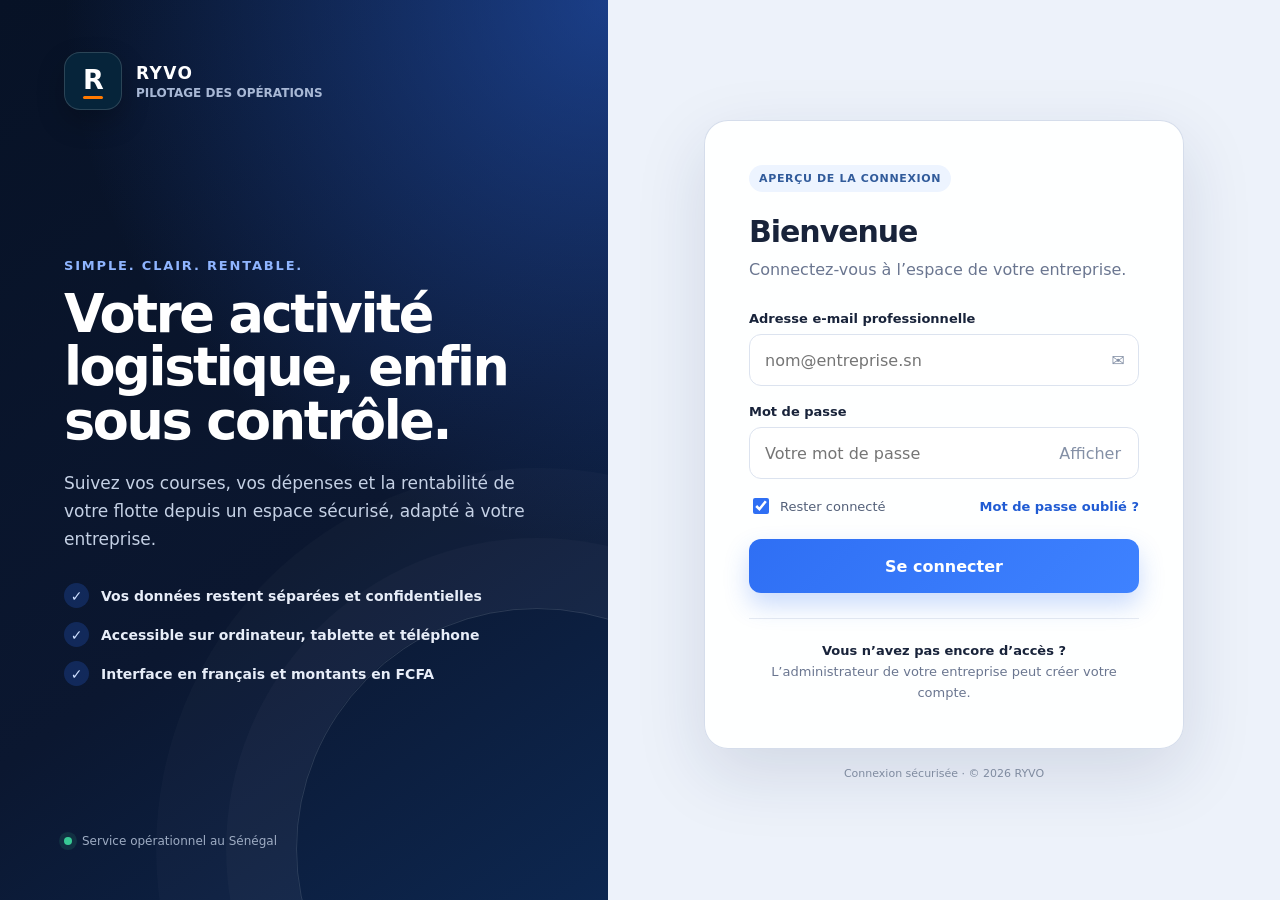
<file: connexion-preview.html>
<!doctype html>
<html lang="fr">
  <head>
    <meta charset="UTF-8" />
    <meta name="viewport" content="width=device-width, initial-scale=1.0" />
    <title>Connexion | RYVO</title>
    <style>
      :root {
        color-scheme: light;
        --navy: #0b1730;
        --navy-soft: #13264b;
        --blue: #2f6ff4;
        --blue-dark: #205bd3;
        --orange: #ff7a00;
        --ink: #18233a;
        --muted: #6a7690;
        --line: #dce3ef;
        --surface: #ffffff;
        --background: #edf2fa;
        --success: #0f8a61;
        font-family: Inter, ui-sans-serif, system-ui, -apple-system, BlinkMacSystemFont, "Segoe UI", sans-serif;
      }

      * { box-sizing: border-box; }

      body {
        min-height: 100vh;
        margin: 0;
        color: var(--ink);
        background:
          radial-gradient(circle at 6% 8%, rgba(47, 111, 244, .13), transparent 28rem),
          var(--background);
      }

      button, input { font: inherit; }

      .page {
        min-height: 100vh;
        display: grid;
        grid-template-columns: minmax(360px, .95fr) minmax(460px, 1.05fr);
      }

      .brand-panel {
        position: relative;
        overflow: hidden;
        display: flex;
        flex-direction: column;
        justify-content: space-between;
        min-height: 100vh;
        padding: 52px clamp(34px, 5vw, 78px);
        color: #fff;
        background:
          radial-gradient(circle at 100% 0%, rgba(47, 111, 244, .46), transparent 34rem),
          linear-gradient(145deg, #071226 0%, var(--navy) 58%, #0d2750 100%);
      }

      .brand-panel::after {
        content: "";
        position: absolute;
        right: -170px;
        bottom: -190px;
        width: 480px;
        height: 480px;
        border: 1px solid rgba(255,255,255,.13);
        border-radius: 50%;
        box-shadow: 0 0 0 70px rgba(255,255,255,.025), 0 0 0 140px rgba(255,255,255,.018);
      }

      .brand, .brand-copy, .trust { position: relative; z-index: 1; }

      .brand {
        display: inline-flex;
        align-items: center;
        gap: 14px;
        width: fit-content;
      }

      .logo-shell {
        width: 58px;
        height: 58px;
        display: grid;
        place-items: center;
        overflow: hidden;
        border: 1px solid rgba(255,255,255,.15);
        border-radius: 16px;
        background: #06243a;
        box-shadow: 0 12px 28px rgba(0,0,0,.22);
      }

      .logo-mark {
        color: #fff;
        font-size: 27px;
        font-weight: 900;
        letter-spacing: -.08em;
      }

      .logo-mark::after {
        content: "";
        display: block;
        width: 20px;
        height: 3px;
        margin: 1px auto 0;
        border-radius: 999px;
        background: var(--orange);
      }

      .brand-name { margin: 0; font-size: 17px; font-weight: 800; letter-spacing: .08em; }
      .brand-label { margin: 3px 0 0; color: #a8b8d5; font-size: 12px; font-weight: 650; }

      .brand-copy { max-width: 550px; margin: 70px 0; }
      .eyebrow { margin: 0 0 14px; color: #8fb5ff; font-size: 13px; font-weight: 800; letter-spacing: .14em; text-transform: uppercase; }
      .brand-copy h1 { margin: 0; font-size: clamp(36px, 4.1vw, 60px); line-height: 1.02; letter-spacing: -.045em; }
      .brand-copy > p:last-of-type { max-width: 500px; margin: 22px 0 0; color: #c5d1e5; font-size: 17px; line-height: 1.65; }

      .benefits { display: grid; gap: 14px; margin-top: 30px; }
      .benefit { display: flex; align-items: center; gap: 12px; color: #e7edf8; font-size: 14px; font-weight: 650; }
      .benefit span { width: 25px; height: 25px; display: grid; place-items: center; border-radius: 50%; color: #cfe0ff; background: rgba(47,111,244,.22); }

      .trust { display: flex; align-items: center; gap: 10px; color: #9eacc3; font-size: 12px; }
      .trust-dot { width: 8px; height: 8px; border-radius: 50%; background: #38c995; box-shadow: 0 0 0 5px rgba(56,201,149,.12); }

      .login-panel {
        display: grid;
        place-items: center;
        padding: 40px clamp(24px, 6vw, 86px);
      }

      .login-wrap { width: min(100%, 480px); }
      .mobile-brand { display: none; }

      .login-card {
        padding: clamp(28px, 4vw, 44px);
        border: 1px solid rgba(209,218,233,.9);
        border-radius: 24px;
        background: rgba(255,255,255,.94);
        box-shadow: 0 24px 70px rgba(20, 42, 82, .13);
        backdrop-filter: blur(14px);
      }

      .preview-badge {
        display: inline-flex;
        align-items: center;
        gap: 7px;
        margin-bottom: 22px;
        padding: 7px 10px;
        border-radius: 999px;
        color: #315b9b;
        background: #edf4ff;
        font-size: 11px;
        font-weight: 800;
        letter-spacing: .06em;
        text-transform: uppercase;
      }

      .login-card h2 { margin: 0; font-size: 30px; letter-spacing: -.035em; }
      .intro { margin: 9px 0 28px; color: var(--muted); line-height: 1.55; }
      .field { margin-bottom: 18px; }
      .field label { display: block; margin-bottom: 8px; font-size: 13px; font-weight: 760; }

      .input-wrap { position: relative; }
      .input-wrap input {
        width: 100%;
        height: 52px;
        padding: 0 46px 0 15px;
        border: 1px solid var(--line);
        border-radius: 12px;
        outline: none;
        color: var(--ink);
        background: #fff;
        transition: border-color .18s ease, box-shadow .18s ease;
      }

      .input-wrap input:focus { border-color: var(--blue); box-shadow: 0 0 0 4px rgba(47,111,244,.12); }
      .input-icon, .password-toggle { position: absolute; right: 14px; top: 50%; transform: translateY(-50%); color: #8490a6; }
      .password-toggle { border: 0; padding: 4px; cursor: pointer; background: transparent; }

      .form-row { display: flex; align-items: center; justify-content: space-between; gap: 16px; margin: -2px 0 22px; font-size: 13px; }
      .remember { display: inline-flex; align-items: center; gap: 8px; color: #536079; }
      .remember input { width: 16px; height: 16px; accent-color: var(--blue); }
      a { color: var(--blue-dark); font-weight: 750; text-decoration: none; }
      a:hover { text-decoration: underline; }

      .primary {
        width: 100%;
        height: 54px;
        border: 0;
        border-radius: 12px;
        cursor: pointer;
        color: #fff;
        background: linear-gradient(135deg, var(--blue), #3e82ff);
        box-shadow: 0 12px 24px rgba(47,111,244,.25);
        font-weight: 800;
        transition: transform .16s ease, box-shadow .16s ease;
      }

      .primary:hover { transform: translateY(-1px); box-shadow: 0 15px 30px rgba(47,111,244,.31); }
      .primary:active { transform: translateY(0); }

      .help { margin: 25px 0 0; padding-top: 22px; border-top: 1px solid #e7ebf2; color: var(--muted); font-size: 13px; text-align: center; line-height: 1.6; }
      .help strong { color: var(--ink); }

      .message { display: none; margin-top: 16px; padding: 12px 14px; border-radius: 10px; color: var(--success); background: #eaf8f2; font-size: 13px; font-weight: 700; }
      .message.show { display: block; }

      .legal { margin: 18px 0 0; color: #8792a5; font-size: 11px; text-align: center; }

      @media (max-width: 900px) {
        .page { grid-template-columns: 1fr; }
        .brand-panel { display: none; }
        .login-panel { min-height: 100vh; padding: 24px 18px; }
        .mobile-brand { display: flex; align-items: center; justify-content: center; gap: 11px; margin-bottom: 22px; color: var(--navy); font-weight: 850; letter-spacing: .04em; }
        .mobile-brand .logo-shell { width: 46px; height: 46px; border-color: #d6dfed; }
        .login-card { padding: 28px 22px; border-radius: 20px; }
      }

      @media (max-width: 440px) {
        .form-row { align-items: flex-start; flex-direction: column; gap: 11px; }
        .login-card h2 { font-size: 27px; }
      }
    </style>
  </head>
  <body>
    <div class="page">
      <aside class="brand-panel" aria-label="Présentation RYVO">
        <div class="brand">
          <div class="logo-shell">
            <span class="logo-mark" aria-hidden="true">R</span>
          </div>
          <div>
            <p class="brand-name">RYVO</p>
            <p class="brand-label">PILOTAGE DES OPÉRATIONS</p>
          </div>
        </div>

        <div class="brand-copy">
          <p class="eyebrow">Simple. Clair. Rentable.</p>
          <h1>Votre activité logistique, enfin sous contrôle.</h1>
          <p>Suivez vos courses, vos dépenses et la rentabilité de votre flotte depuis un espace sécurisé, adapté à votre entreprise.</p>
          <div class="benefits">
            <div class="benefit"><span>✓</span> Vos données restent séparées et confidentielles</div>
            <div class="benefit"><span>✓</span> Accessible sur ordinateur, tablette et téléphone</div>
            <div class="benefit"><span>✓</span> Interface en français et montants en FCFA</div>
          </div>
        </div>

        <div class="trust"><span class="trust-dot"></span> Service opérationnel au Sénégal</div>
      </aside>

      <main class="login-panel">
        <div class="login-wrap">
          <div class="mobile-brand">
            <div class="logo-shell">
              <span class="logo-mark" aria-hidden="true">R</span>
            </div>
            RYVO
          </div>

          <section class="login-card" aria-labelledby="login-title">
            <span class="preview-badge">Aperçu de la connexion</span>
            <h2 id="login-title">Bienvenue</h2>
            <p class="intro">Connectez-vous à l’espace de votre entreprise.</p>

            <form id="preview-form">
              <div class="field">
                <label for="email">Adresse e-mail professionnelle</label>
                <div class="input-wrap">
                  <input id="email" name="email" type="email" autocomplete="email" placeholder="nom@entreprise.sn" required />
                  <span class="input-icon" aria-hidden="true">✉</span>
                </div>
              </div>

              <div class="field">
                <label for="password">Mot de passe</label>
                <div class="input-wrap">
                  <input id="password" name="password" type="password" autocomplete="current-password" placeholder="Votre mot de passe" minlength="8" required />
                  <button class="password-toggle" id="password-toggle" type="button" aria-label="Afficher le mot de passe">Afficher</button>
                </div>
              </div>

              <div class="form-row">
                <label class="remember"><input type="checkbox" checked /> Rester connecté</label>
                <a href="#" id="forgot-link">Mot de passe oublié ?</a>
              </div>

              <button class="primary" type="submit">Se connecter</button>
              <div class="message" id="preview-message" role="status"></div>
            </form>

            <p class="help"><strong>Vous n’avez pas encore d’accès ?</strong><br />L’administrateur de votre entreprise peut créer votre compte.</p>
          </section>
          <p class="legal">Connexion sécurisée · © 2026 RYVO</p>
        </div>
      </main>
    </div>

    <script>
      const form = document.querySelector('#preview-form');
      const password = document.querySelector('#password');
      const toggle = document.querySelector('#password-toggle');
      const forgot = document.querySelector('#forgot-link');
      const message = document.querySelector('#preview-message');

      toggle.addEventListener('click', () => {
        const visible = password.type === 'text';
        password.type = visible ? 'password' : 'text';
        toggle.textContent = visible ? 'Afficher' : 'Masquer';
        toggle.setAttribute('aria-label', visible ? 'Afficher le mot de passe' : 'Masquer le mot de passe');
      });

      form.addEventListener('submit', (event) => {
        event.preventDefault();
        message.textContent = 'Aperçu uniquement : aucune connexion réelle n’a été effectuée.';
        message.classList.add('show');
      });

      forgot.addEventListener('click', (event) => {
        event.preventDefault();
        message.textContent = 'Dans la version finale, un lien sécurisé sera envoyé par e-mail.';
        message.classList.add('show');
      });
    </script>
  </body>
</html>
</file>
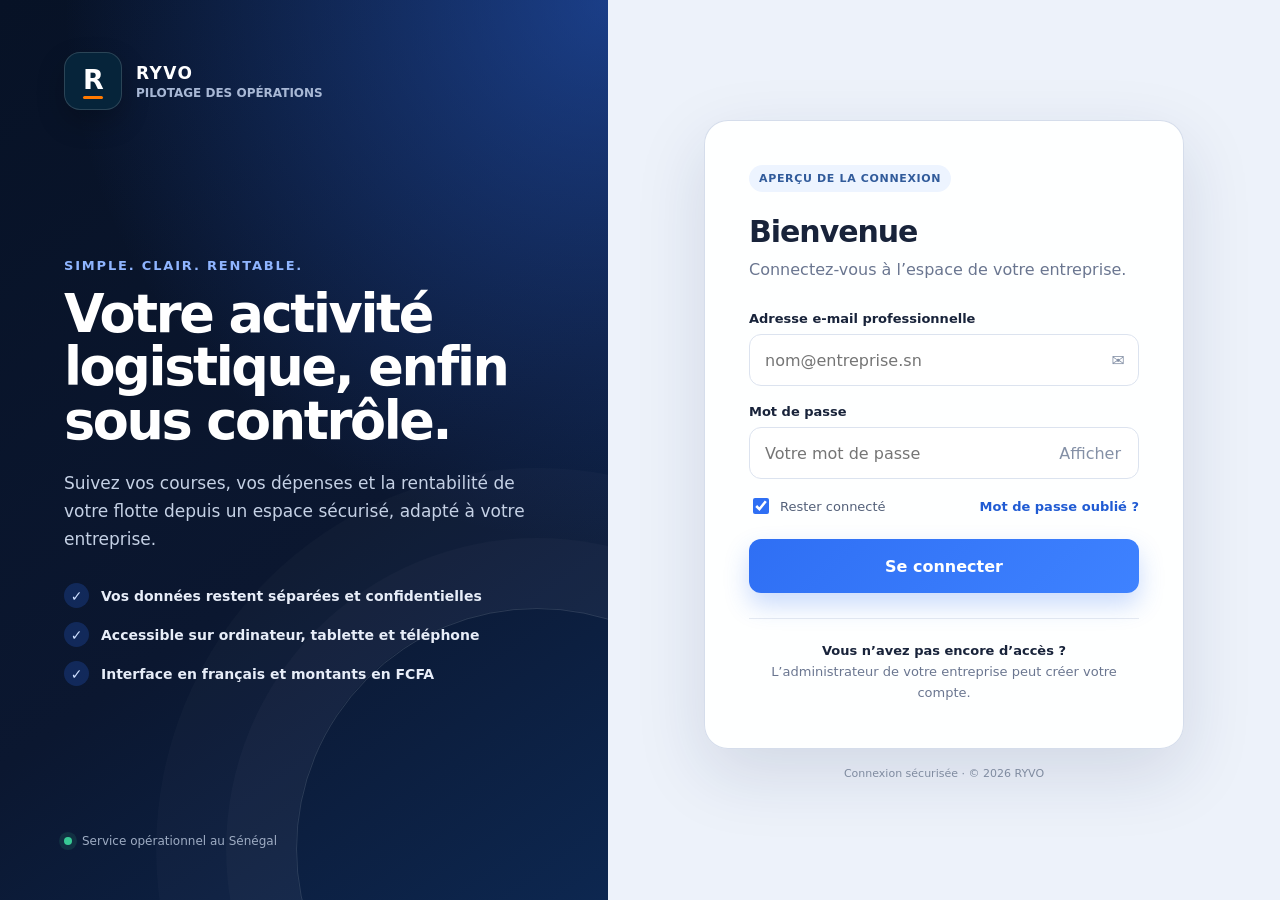
<file: ryvo-connexion-preview.html>
<!doctype html>
<html lang="fr">
  <head>
    <meta charset="UTF-8" />
    <meta name="viewport" content="width=device-width, initial-scale=1.0" />
    <title>RYVO | Connexion entreprise</title>
    <style>
      :root {
        color-scheme: light;
        --navy: #0b1730;
        --navy-soft: #13264b;
        --blue: #2f6ff4;
        --blue-dark: #205bd3;
        --orange: #ff7a00;
        --ink: #18233a;
        --muted: #6a7690;
        --line: #dce3ef;
        --surface: #ffffff;
        --background: #edf2fa;
        --success: #0f8a61;
        font-family: Inter, ui-sans-serif, system-ui, -apple-system, BlinkMacSystemFont, "Segoe UI", sans-serif;
      }

      * { box-sizing: border-box; }

      body {
        min-height: 100vh;
        margin: 0;
        color: var(--ink);
        background:
          radial-gradient(circle at 6% 8%, rgba(47, 111, 244, .13), transparent 28rem),
          var(--background);
      }

      button, input { font: inherit; }

      .page {
        min-height: 100vh;
        display: grid;
        grid-template-columns: minmax(360px, .95fr) minmax(460px, 1.05fr);
      }

      .brand-panel {
        position: relative;
        overflow: hidden;
        display: flex;
        flex-direction: column;
        justify-content: space-between;
        min-height: 100vh;
        padding: 52px clamp(34px, 5vw, 78px);
        color: #fff;
        background:
          radial-gradient(circle at 100% 0%, rgba(47, 111, 244, .46), transparent 34rem),
          linear-gradient(145deg, #071226 0%, var(--navy) 58%, #0d2750 100%);
      }

      .brand-panel::after {
        content: "";
        position: absolute;
        right: -170px;
        bottom: -190px;
        width: 480px;
        height: 480px;
        border: 1px solid rgba(255,255,255,.13);
        border-radius: 50%;
        box-shadow: 0 0 0 70px rgba(255,255,255,.025), 0 0 0 140px rgba(255,255,255,.018);
      }

      .brand, .brand-copy, .trust { position: relative; z-index: 1; }

      .brand {
        display: inline-flex;
        align-items: center;
        gap: 14px;
        width: fit-content;
      }

      .logo-shell {
        width: 58px;
        height: 58px;
        display: grid;
        place-items: center;
        overflow: hidden;
        border: 1px solid rgba(255,255,255,.15);
        border-radius: 16px;
        background: #06243a;
        box-shadow: 0 12px 28px rgba(0,0,0,.22);
      }

      .logo-mark {
        color: #fff;
        font-size: 27px;
        font-weight: 900;
        letter-spacing: -.08em;
      }

      .logo-mark::after {
        content: "";
        display: block;
        width: 20px;
        height: 3px;
        margin: 1px auto 0;
        border-radius: 999px;
        background: var(--orange);
      }

      .brand-name { margin: 0; font-size: 17px; font-weight: 800; letter-spacing: .08em; }
      .brand-label { margin: 3px 0 0; color: #a8b8d5; font-size: 12px; font-weight: 650; }

      .brand-copy { max-width: 550px; margin: 70px 0; }
      .eyebrow { margin: 0 0 14px; color: #8fb5ff; font-size: 13px; font-weight: 800; letter-spacing: .14em; text-transform: uppercase; }
      .brand-copy h1 { margin: 0; font-size: clamp(36px, 4.1vw, 60px); line-height: 1.02; letter-spacing: -.045em; }
      .brand-copy > p:last-of-type { max-width: 500px; margin: 22px 0 0; color: #c5d1e5; font-size: 17px; line-height: 1.65; }

      .benefits { display: grid; gap: 14px; margin-top: 30px; }
      .benefit { display: flex; align-items: center; gap: 12px; color: #e7edf8; font-size: 14px; font-weight: 650; }
      .benefit span { width: 25px; height: 25px; display: grid; place-items: center; border-radius: 50%; color: #cfe0ff; background: rgba(47,111,244,.22); }

      .trust { display: flex; align-items: center; gap: 10px; color: #9eacc3; font-size: 12px; }
      .trust-dot { width: 8px; height: 8px; border-radius: 50%; background: #38c995; box-shadow: 0 0 0 5px rgba(56,201,149,.12); }

      .login-panel {
        display: grid;
        place-items: center;
        padding: 40px clamp(24px, 6vw, 86px);
      }

      .login-wrap { width: min(100%, 480px); }
      .mobile-brand { display: none; }

      .login-card {
        padding: clamp(28px, 4vw, 44px);
        border: 1px solid rgba(209,218,233,.9);
        border-radius: 24px;
        background: rgba(255,255,255,.94);
        box-shadow: 0 24px 70px rgba(20, 42, 82, .13);
        backdrop-filter: blur(14px);
      }

      .preview-badge {
        display: inline-flex;
        align-items: center;
        gap: 7px;
        margin-bottom: 22px;
        padding: 7px 10px;
        border-radius: 999px;
        color: #315b9b;
        background: #edf4ff;
        font-size: 11px;
        font-weight: 800;
        letter-spacing: .06em;
        text-transform: uppercase;
      }

      .login-card h2 { margin: 0; font-size: 30px; letter-spacing: -.035em; }
      .intro { margin: 9px 0 28px; color: var(--muted); line-height: 1.55; }
      .field { margin-bottom: 18px; }
      .field label { display: block; margin-bottom: 8px; font-size: 13px; font-weight: 760; }

      .input-wrap { position: relative; }
      .input-wrap input {
        width: 100%;
        height: 52px;
        padding: 0 46px 0 15px;
        border: 1px solid var(--line);
        border-radius: 12px;
        outline: none;
        color: var(--ink);
        background: #fff;
        transition: border-color .18s ease, box-shadow .18s ease;
      }

      .input-wrap input:focus { border-color: var(--blue); box-shadow: 0 0 0 4px rgba(47,111,244,.12); }
      .input-icon, .password-toggle { position: absolute; right: 14px; top: 50%; transform: translateY(-50%); color: #8490a6; }
      .password-toggle { border: 0; padding: 4px; cursor: pointer; background: transparent; }

      .form-row { display: flex; align-items: center; justify-content: space-between; gap: 16px; margin: -2px 0 22px; font-size: 13px; }
      .remember { display: inline-flex; align-items: center; gap: 8px; color: #536079; }
      .remember input { width: 16px; height: 16px; accent-color: var(--blue); }
      a { color: var(--blue-dark); font-weight: 750; text-decoration: none; }
      a:hover { text-decoration: underline; }

      .primary {
        width: 100%;
        height: 54px;
        border: 0;
        border-radius: 12px;
        cursor: pointer;
        color: #fff;
        background: linear-gradient(135deg, var(--blue), #3e82ff);
        box-shadow: 0 12px 24px rgba(47,111,244,.25);
        font-weight: 800;
        transition: transform .16s ease, box-shadow .16s ease;
      }

      .primary:hover { transform: translateY(-1px); box-shadow: 0 15px 30px rgba(47,111,244,.31); }
      .primary:active { transform: translateY(0); }

      .help { margin: 25px 0 0; padding-top: 22px; border-top: 1px solid #e7ebf2; color: var(--muted); font-size: 13px; text-align: center; line-height: 1.6; }
      .help strong { color: var(--ink); }

      .message { display: none; margin-top: 16px; padding: 12px 14px; border-radius: 10px; color: var(--success); background: #eaf8f2; font-size: 13px; font-weight: 700; }
      .message.show { display: block; }

      .legal { margin: 18px 0 0; color: #8792a5; font-size: 11px; text-align: center; }

      @media (max-width: 900px) {
        .page { grid-template-columns: 1fr; }
        .brand-panel { display: none; }
        .login-panel { min-height: 100vh; padding: 24px 18px; }
        .mobile-brand { display: flex; align-items: center; justify-content: center; gap: 11px; margin-bottom: 22px; color: var(--navy); font-weight: 850; letter-spacing: .04em; }
        .mobile-brand .logo-shell { width: 46px; height: 46px; border-color: #d6dfed; }
        .login-card { padding: 28px 22px; border-radius: 20px; }
      }

      @media (max-width: 440px) {
        .form-row { align-items: flex-start; flex-direction: column; gap: 11px; }
        .login-card h2 { font-size: 27px; }
      }
    </style>
  </head>
  <body>
    <div class="page">
      <aside class="brand-panel" aria-label="Présentation RYVO">
        <div class="brand">
          <div class="logo-shell">
            <span class="logo-mark" aria-hidden="true">R</span>
          </div>
          <div>
            <p class="brand-name">RYVO</p>
            <p class="brand-label">PILOTAGE DES OPÉRATIONS</p>
          </div>
        </div>

        <div class="brand-copy">
          <p class="eyebrow">Simple. Clair. Rentable.</p>
          <h1>Votre activité logistique, enfin sous contrôle.</h1>
          <p>Suivez vos courses, vos dépenses et la rentabilité de votre flotte depuis un espace sécurisé, adapté à votre entreprise.</p>
          <div class="benefits">
            <div class="benefit"><span>✓</span> Vos données restent séparées et confidentielles</div>
            <div class="benefit"><span>✓</span> Accessible sur ordinateur, tablette et téléphone</div>
            <div class="benefit"><span>✓</span> Interface en français et montants en FCFA</div>
          </div>
        </div>

        <div class="trust"><span class="trust-dot"></span> Service opérationnel au Sénégal</div>
      </aside>

      <main class="login-panel">
        <div class="login-wrap">
          <div class="mobile-brand">
            <div class="logo-shell">
              <span class="logo-mark" aria-hidden="true">R</span>
            </div>
            RYVO
          </div>

          <section class="login-card" aria-labelledby="login-title">
            <span class="preview-badge">Aperçu de la connexion</span>
            <h2 id="login-title">Bienvenue</h2>
            <p class="intro">Connectez-vous à l’espace de votre entreprise.</p>

            <form id="preview-form">
              <div class="field">
                <label for="email">Adresse e-mail professionnelle</label>
                <div class="input-wrap">
                  <input id="email" name="email" type="email" autocomplete="email" placeholder="nom@entreprise.sn" required />
                  <span class="input-icon" aria-hidden="true">✉</span>
                </div>
              </div>

              <div class="field">
                <label for="password">Mot de passe</label>
                <div class="input-wrap">
                  <input id="password" name="password" type="password" autocomplete="current-password" placeholder="Votre mot de passe" minlength="8" required />
                  <button class="password-toggle" id="password-toggle" type="button" aria-label="Afficher le mot de passe">Afficher</button>
                </div>
              </div>

              <div class="form-row">
                <label class="remember"><input type="checkbox" checked /> Rester connecté</label>
                <a href="#" id="forgot-link">Mot de passe oublié ?</a>
              </div>

              <button class="primary" type="submit">Se connecter</button>
              <div class="message" id="preview-message" role="status"></div>
            </form>

            <p class="help"><strong>Vous n’avez pas encore d’accès ?</strong><br />L’administrateur de votre entreprise peut créer votre compte.</p>
          </section>
          <p class="legal">Connexion sécurisée · © 2026 RYVO</p>
        </div>
      </main>
    </div>

    <script>
      const form = document.querySelector('#preview-form');
      const password = document.querySelector('#password');
      const toggle = document.querySelector('#password-toggle');
      const forgot = document.querySelector('#forgot-link');
      const message = document.querySelector('#preview-message');

      toggle.addEventListener('click', () => {
        const visible = password.type === 'text';
        password.type = visible ? 'password' : 'text';
        toggle.textContent = visible ? 'Afficher' : 'Masquer';
        toggle.setAttribute('aria-label', visible ? 'Afficher le mot de passe' : 'Masquer le mot de passe');
      });

      form.addEventListener('submit', (event) => {
        event.preventDefault();
        message.textContent = 'Aperçu uniquement : aucune connexion réelle n’a été effectuée.';
        message.classList.add('show');
      });

      forgot.addEventListener('click', (event) => {
        event.preventDefault();
        message.textContent = 'Dans la version finale, un lien sécurisé sera envoyé par e-mail.';
        message.classList.add('show');
      });
    </script>
  </body>
</html>
</file>
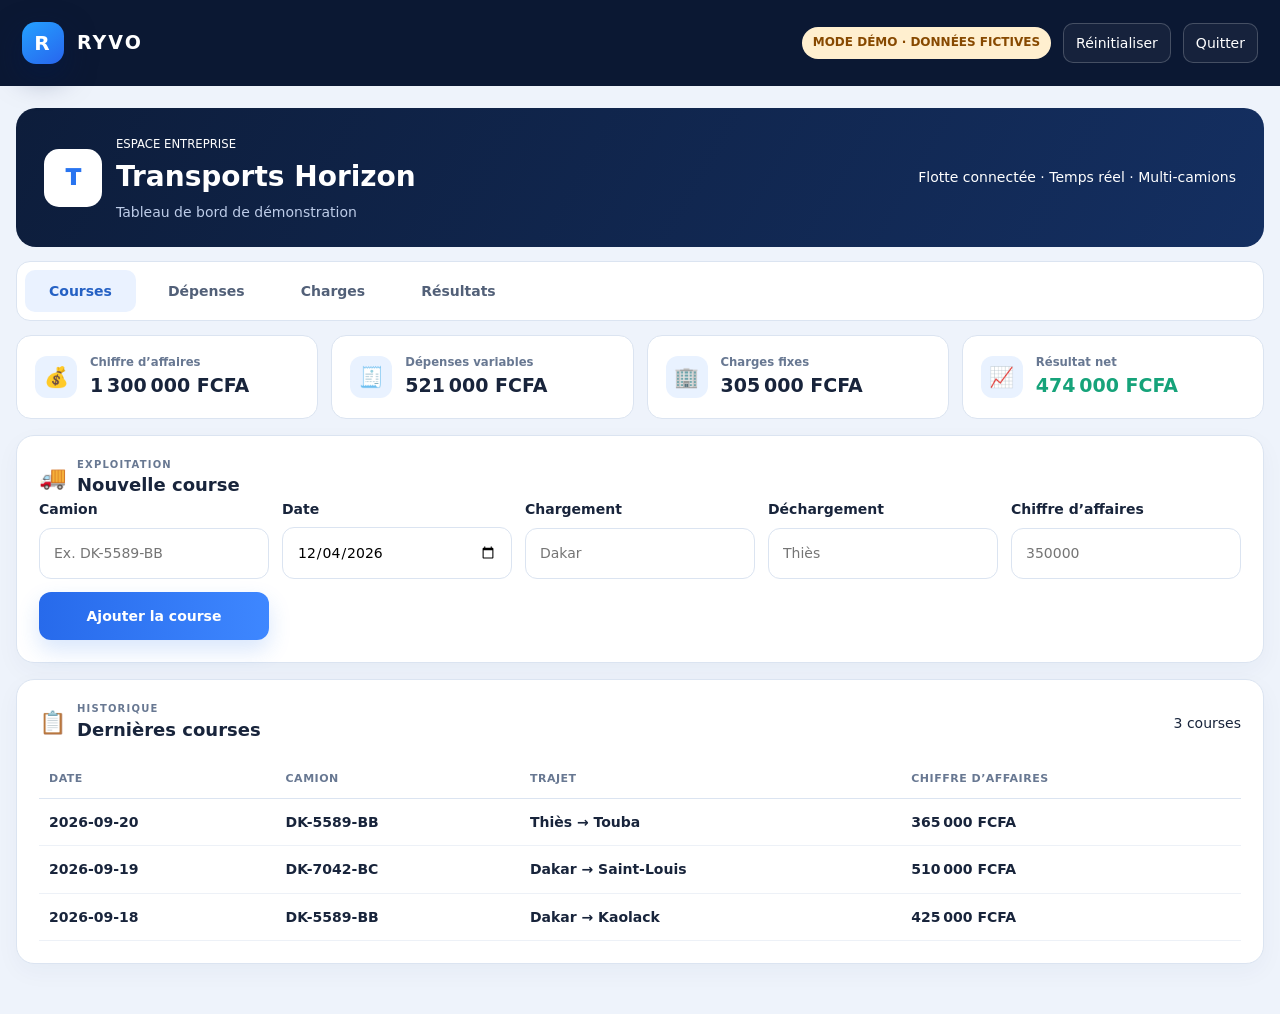
<file: ryvo-demo-acces-direct.html>
<!doctype html>
<html lang="fr">
<head>
  <meta charset="utf-8">
  <meta name="viewport" content="width=device-width,initial-scale=1">
  <title>RYVO — Démonstration</title>
  <style>
    :root{--navy:#0b1833;--navy2:#102a59;--blue:#2874f0;--pale:#edf3fc;--ink:#18243b;--muted:#687892;--line:#dbe4f1;--green:#16a37a;--orange:#ff8a18;--white:#fff}
    *{box-sizing:border-box}body{margin:0;background:#eef3fb;color:var(--ink);font:14px/1.45 Inter,ui-sans-serif,system-ui,-apple-system,Segoe UI,sans-serif}
    button,input,select{font:inherit}.hidden{display:none!important}
    .login{min-height:100vh;display:grid;grid-template-columns:1.05fr .95fr;background:#f5f8fd}
    .hero{padding:54px 8vw;color:white;background:linear-gradient(145deg,#07142d,#143a78);display:flex;flex-direction:column;justify-content:space-between;position:relative;overflow:hidden}
    .hero:after{content:"";position:absolute;width:520px;height:520px;border:1px solid #ffffff20;border-radius:50%;right:-240px;bottom:-260px;box-shadow:0 0 0 80px #ffffff08}
    .brand{display:flex;align-items:center;gap:13px;font-weight:900;letter-spacing:2px;font-size:19px}.brandmark{display:grid;place-items:center;width:48px;height:48px;border-radius:14px;background:linear-gradient(145deg,#24a1ff,#2865ee);color:#fff;font-size:24px;box-shadow:0 12px 30px #001a4c80}
    .hero h1{font-size:clamp(40px,5vw,68px);line-height:1.02;margin:22px 0}.eyebrow{color:#8ab6ff;font-weight:800;letter-spacing:2px;text-transform:uppercase}.hero p{font-size:18px;max-width:650px;color:#dbe8ff}
    .checks{display:grid;gap:12px;margin-top:30px}.check:before{content:"✓";display:inline-grid;place-items:center;width:24px;height:24px;border-radius:50%;background:#1f5ba9;margin-right:10px}
    .status{position:relative;z-index:1;color:#b9cbea}.status:before{content:"";display:inline-block;width:9px;height:9px;border-radius:50%;background:#39d2a7;box-shadow:0 0 0 5px #39d2a720;margin-right:9px}
    .login-side{display:grid;place-items:center;padding:35px}.login-card{width:min(455px,100%);background:#fff;border:1px solid var(--line);border-radius:24px;padding:42px;box-shadow:0 26px 70px #12315e1c}.pill{display:inline-block;padding:7px 12px;border-radius:99px;background:#eaf2ff;color:#265ca8;font-size:11px;font-weight:900;letter-spacing:.8px}.login-card h2{font-size:32px;margin:24px 0 5px}.login-card p{color:var(--muted);margin:0 0 28px}.field{display:grid;gap:8px;margin:16px 0}.field label{font-weight:750}.field input,.field select{width:100%;border:1px solid var(--line);border-radius:12px;padding:14px;background:white;outline:none}.field input:focus,.field select:focus{border-color:var(--blue);box-shadow:0 0 0 3px #2874f019}
    .primary{border:0;border-radius:12px;padding:14px 18px;background:linear-gradient(90deg,#276aeb,#3e87ff);color:white;font-weight:850;cursor:pointer;box-shadow:0 10px 22px #2874f02e}.primary:hover{filter:brightness(1.04)}.primary.wide{width:100%;margin-top:8px}.login-note{text-align:center;font-size:12px!important;margin-top:16px!important}
    .app{min-height:100vh}.top{background:var(--navy);color:white;padding:22px max(22px,calc((100vw - 1280px)/2));display:flex;justify-content:space-between;align-items:center;gap:20px}.top .brandmark{width:42px;height:42px;font-size:20px}.top-right{display:flex;align-items:center;gap:12px}.demo-badge{background:#ffefcf;color:#874900;padding:7px 11px;border-radius:99px;font-weight:850;font-size:12px}.ghost{border:1px solid #ffffff33;color:#fff;background:#ffffff0c;border-radius:10px;padding:9px 12px;cursor:pointer}
    .wrap{width:min(1280px,calc(100% - 32px));margin:22px auto 50px}.intro{background:linear-gradient(120deg,#0d1d3b,#142f61);border-radius:20px;color:#fff;padding:25px 28px;display:flex;justify-content:space-between;align-items:center}.intro h1{margin:4px 0;font-size:28px}.intro p{margin:0;color:#bdcce8}.company{display:flex;align-items:center;gap:14px}.company-logo{width:58px;height:58px;display:grid;place-items:center;border-radius:15px;background:#fff;color:var(--blue);font-size:22px;font-weight:950}
    .tabs{display:flex;gap:8px;background:#fff;padding:8px;border-radius:14px;margin:14px 0;border:1px solid var(--line);overflow:auto}.tab{border:0;background:transparent;padding:11px 24px;border-radius:10px;color:#526078;font-weight:750;cursor:pointer}.tab.active{background:#eaf2ff;color:#2561c4}
    .kpis{display:grid;grid-template-columns:repeat(4,1fr);gap:13px}.kpi{background:#fff;border:1px solid var(--line);border-radius:15px;padding:18px;display:flex;gap:13px;align-items:center}.kpi-icon{width:42px;height:42px;border-radius:12px;background:#e9f2ff;display:grid;place-items:center;font-size:20px}.kpi small{display:block;color:var(--muted);font-weight:700}.kpi strong{display:block;font-size:19px;margin-top:1px}
    .panel{background:#fff;border:1px solid var(--line);border-radius:18px;padding:22px;margin-top:16px;box-shadow:0 8px 25px #17335d0a}.panel-head{display:flex;justify-content:space-between;align-items:center;gap:15px;margin-bottom:17px}.panel-title{display:flex;gap:11px;align-items:center}.panel-title span{font-size:22px}.panel h2{font-size:18px;margin:0}.panel h2 small{display:block;font-size:10px;color:var(--muted);letter-spacing:1.2px;text-transform:uppercase}
    .grid{display:grid;grid-template-columns:repeat(5,1fr);gap:13px}.grid.three{grid-template-columns:repeat(3,1fr)}.grid .field{margin:0}.grid .primary{align-self:end}.secondary{border:1px solid var(--line);background:white;color:#365071;border-radius:10px;padding:10px 13px;font-weight:750;cursor:pointer}
    .table-wrap{overflow:auto}table{width:100%;border-collapse:collapse;min-width:720px}th{text-align:left;color:var(--muted);font-size:11px;text-transform:uppercase;letter-spacing:.5px;padding:11px 10px;border-bottom:1px solid var(--line)}td{padding:13px 10px;border-bottom:1px solid #edf1f7;font-weight:550}.money{font-weight:800}.positive{color:var(--green)}.negative{color:#d4514c}.empty{text-align:center;color:var(--muted);padding:30px}
    .toast{position:fixed;right:22px;bottom:22px;background:#102343;color:#fff;padding:13px 17px;border-radius:12px;box-shadow:0 15px 35px #001a4c4d;transform:translateY(90px);opacity:0;transition:.25s;z-index:10}.toast.show{transform:none;opacity:1}
    @media(max-width:900px){.login{grid-template-columns:1fr}.hero{min-height:460px}.kpis{grid-template-columns:repeat(2,1fr)}.grid,.grid.three{grid-template-columns:repeat(2,1fr)}.intro{align-items:flex-start;gap:18px;flex-direction:column}.top{align-items:flex-start}.top-right{flex-wrap:wrap;justify-content:flex-end}}
    @media(max-width:560px){.hero{padding:32px 24px}.hero h1{font-size:42px}.login-side{padding:18px}.login-card{padding:28px 22px}.kpis,.grid,.grid.three{grid-template-columns:1fr}.top{padding:16px}.top-right{display:none}.wrap{width:min(100% - 20px,1280px)}}
  </style>
</head>
<body>
  <section id="login" class="login hidden">
    <div class="hero">
      <div class="brand"><span class="brandmark">R</span> RYVO</div>
      <div>
        <div class="eyebrow">Pilotez simplement</div>
        <h1>Votre activité,<br>enfin sous contrôle.</h1>
        <p>Suivez vos courses, vos dépenses et la rentabilité de votre flotte depuis un espace clair, sécurisé et adapté à votre entreprise.</p>
        <div class="checks">
          <div class="check">Données séparées pour chaque entreprise</div>
          <div class="check">Accessible sur ordinateur, tablette et téléphone</div>
          <div class="check">Interface en français et montants en FCFA</div>
        </div>
      </div>
      <div class="status">Démo opérationnelle au Sénégal</div>
    </div>
    <div class="login-side">
      <form id="loginForm" class="login-card">
        <span class="pill">DÉMONSTRATION RYVO</span>
        <h2>Bienvenue</h2>
        <p>Découvrez l’espace de pilotage avec des données entièrement fictives.</p>
        <div class="field"><label>Votre nom</label><input id="visitorName" value="Amadou Diop" placeholder="Ex. Amadou Diop"></div>
        <div class="field"><label>Nom de l’entreprise</label><input id="companyName" value="Transports Horizon" placeholder="Ex. Transports Horizon"></div>
        <button class="primary wide" type="submit">Entrer dans la démo</button>
        <p class="login-note">Aucun mot de passe requis · Aucune donnée réelle</p>
      </form>
    </div>
  </section>

  <main id="app" class="app">
    <header class="top">
      <div class="brand"><span class="brandmark">R</span> RYVO</div>
      <div class="top-right"><span class="demo-badge">MODE DÉMO · DONNÉES FICTIVES</span><button id="resetBtn" class="ghost">Réinitialiser</button><button id="logoutBtn" class="ghost">Quitter</button></div>
    </header>
    <div class="wrap">
      <section class="intro">
        <div class="company"><div id="companyInitial" class="company-logo">T</div><div><small>ESPACE ENTREPRISE</small><h1 id="companyTitle">Transports Horizon</h1><p id="welcome">Tableau de bord de démonstration</p></div></div>
        <div>Flotte connectée · Temps réel · Multi-camions</div>
      </section>
      <nav class="tabs">
        <button class="tab active" data-tab="course">Courses</button>
        <button class="tab" data-tab="depense">Dépenses</button>
        <button class="tab" data-tab="charge">Charges</button>
        <button class="tab" data-tab="resultat">Résultats</button>
      </nav>
      <section class="kpis">
        <article class="kpi"><div class="kpi-icon">💰</div><div><small>Chiffre d’affaires</small><strong id="revenue">0 FCFA</strong></div></article>
        <article class="kpi"><div class="kpi-icon">🧾</div><div><small>Dépenses variables</small><strong id="variable">0 FCFA</strong></div></article>
        <article class="kpi"><div class="kpi-icon">🏢</div><div><small>Charges fixes</small><strong id="fixed">0 FCFA</strong></div></article>
        <article class="kpi"><div class="kpi-icon">📈</div><div><small>Résultat net</small><strong id="net">0 FCFA</strong></div></article>
      </section>

      <div id="courseView" class="view">
        <section class="panel">
          <div class="panel-title"><span>🚚</span><h2><small>Exploitation</small>Nouvelle course</h2></div>
          <form id="tripForm" class="grid">
            <div class="field"><label>Camion</label><input id="truck" placeholder="Ex. DK-5589-BB" required></div>
            <div class="field"><label>Date</label><input id="date" type="date" required></div>
            <div class="field"><label>Chargement</label><input id="from" placeholder="Dakar" required></div>
            <div class="field"><label>Déchargement</label><input id="to" placeholder="Thiès" required></div>
            <div class="field"><label>Chiffre d’affaires</label><input id="amount" type="number" min="0" placeholder="350000" required></div>
            <button class="primary" type="submit">Ajouter la course</button>
          </form>
        </section>
        <section class="panel"><div class="panel-head"><div class="panel-title"><span>📋</span><h2><small>Historique</small>Dernières courses</h2></div><span id="tripCount"></span></div><div class="table-wrap"><table><thead><tr><th>Date</th><th>Camion</th><th>Trajet</th><th>Chiffre d’affaires</th></tr></thead><tbody id="tripRows"></tbody></table></div></section>
      </div>

      <div id="depenseView" class="view hidden">
        <section class="panel">
          <div class="panel-title"><span>⛽</span><h2><small>Dépenses variables</small>Dépense liée à une course</h2></div>
          <form id="expenseForm" class="grid">
            <div class="field"><label>Course</label><select id="tripSelect" required></select></div>
            <div class="field"><label>Carburant</label><input id="fuel" type="number" min="0" value="0"></div>
            <div class="field"><label>Ration</label><input id="ration" type="number" min="0" value="0"></div>
            <div class="field"><label>Frais annexes</label><input id="other" type="number" min="0" value="0"></div>
            <button class="primary" type="submit">Ajouter la dépense</button>
          </form>
        </section>
        <section class="panel"><div class="panel-title"><span>🧾</span><h2><small>Suivi</small>Dépenses enregistrées</h2></div><div class="table-wrap"><table><thead><tr><th>Course</th><th>Carburant</th><th>Ration</th><th>Autres</th><th>Total</th></tr></thead><tbody id="expenseRows"></tbody></table></div></section>
      </div>

      <div id="chargeView" class="view hidden">
        <section class="panel">
          <div class="panel-title"><span>🏢</span><h2><small>Charges mensuelles</small>Nouvelle charge fixe</h2></div>
          <form id="fixedForm" class="grid three">
            <div class="field"><label>Libellé</label><input id="fixedLabel" placeholder="Ex. Assurance flotte" required></div>
            <div class="field"><label>Montant</label><input id="fixedAmount" type="number" min="0" placeholder="125000" required></div>
            <button class="primary" type="submit">Ajouter la charge</button>
          </form>
        </section>
        <section class="panel"><div class="panel-title"><span>📌</span><h2><small>Ce mois</small>Charges enregistrées</h2></div><div class="table-wrap"><table><thead><tr><th>Libellé</th><th>Montant</th></tr></thead><tbody id="fixedRows"></tbody></table></div></section>
      </div>

      <div id="resultatView" class="view hidden">
        <section class="panel"><div class="panel-title"><span>📊</span><h2><small>Rentabilité</small>Résultat par course</h2></div><div class="table-wrap"><table><thead><tr><th>Camion</th><th>Trajet</th><th>Recette</th><th>Dépenses</th><th>Marge</th></tr></thead><tbody id="resultRows"></tbody></table></div></section>
      </div>
    </div>
  </main>
  <div id="toast" class="toast"></div>
  <script>
    const KEY='ryvo-demo-v1';
    const seed={
      trips:[
        {id:1,date:'2026-09-18',truck:'DK-5589-BB',from:'Dakar',to:'Kaolack',amount:425000},
        {id:2,date:'2026-09-19',truck:'DK-7042-BC',from:'Dakar',to:'Saint-Louis',amount:510000},
        {id:3,date:'2026-09-20',truck:'DK-5589-BB',from:'Thiès',to:'Touba',amount:365000}
      ],
      expenses:[
        {tripId:1,fuel:142000,ration:18000,other:9000},
        {tripId:2,fuel:176000,ration:22000,other:12000},
        {tripId:3,fuel:119000,ration:16000,other:7000}
      ],
      fixed:[{label:'Assurance flotte',amount:125000},{label:'Entretien mensuel',amount:180000}]
    };
    const $=id=>document.getElementById(id);
    const money=n=>new Intl.NumberFormat('fr-FR').format(Number(n)||0)+' FCFA';
    const copy=o=>JSON.parse(JSON.stringify(o));
    let state=load();
    function load(){try{return JSON.parse(localStorage.getItem(KEY))||copy(seed)}catch(e){return copy(seed)}}
    function save(){localStorage.setItem(KEY,JSON.stringify(state));render()}
    function toast(text){$('toast').textContent=text;$('toast').classList.add('show');setTimeout(()=>$('toast').classList.remove('show'),2200)}
    function expenseFor(id){return state.expenses.filter(e=>e.tripId===id).reduce((s,e)=>s+e.fuel+e.ration+e.other,0)}
    function render(){
      const revenue=state.trips.reduce((s,t)=>s+t.amount,0);
      const variable=state.expenses.reduce((s,e)=>s+e.fuel+e.ration+e.other,0);
      const fixed=state.fixed.reduce((s,c)=>s+c.amount,0);
      $('revenue').textContent=money(revenue);$('variable').textContent=money(variable);$('fixed').textContent=money(fixed);
      const net=revenue-variable-fixed;$('net').textContent=money(net);$('net').className=net>=0?'positive':'negative';
      $('tripCount').textContent=state.trips.length+' course'+(state.trips.length>1?'s':'');
      $('tripRows').innerHTML=state.trips.slice().reverse().map(t=>`<tr><td>${t.date}</td><td>${t.truck}</td><td>${t.from} → ${t.to}</td><td class="money">${money(t.amount)}</td></tr>`).join('')||'<tr><td class="empty" colspan="4">Aucune course</td></tr>';
      $('tripSelect').innerHTML=state.trips.map(t=>`<option value="${t.id}">${t.truck} · ${t.from} → ${t.to}</option>`).join('');
      $('expenseRows').innerHTML=state.expenses.map(e=>{const t=state.trips.find(x=>x.id===e.tripId);return `<tr><td>${t?t.truck+' · '+t.from+' → '+t.to:'Course'}</td><td>${money(e.fuel)}</td><td>${money(e.ration)}</td><td>${money(e.other)}</td><td class="money">${money(e.fuel+e.ration+e.other)}</td></tr>`}).join('')||'<tr><td class="empty" colspan="5">Aucune dépense</td></tr>';
      $('fixedRows').innerHTML=state.fixed.map(c=>`<tr><td>${c.label}</td><td class="money">${money(c.amount)}</td></tr>`).join('')||'<tr><td class="empty" colspan="2">Aucune charge</td></tr>';
      $('resultRows').innerHTML=state.trips.map(t=>{const e=expenseFor(t.id),m=t.amount-e;return `<tr><td>${t.truck}</td><td>${t.from} → ${t.to}</td><td>${money(t.amount)}</td><td>${money(e)}</td><td class="money ${m>=0?'positive':'negative'}">${money(m)}</td></tr>`}).join('');
    }
    $('loginForm').addEventListener('submit',e=>{e.preventDefault();const company=$('companyName').value.trim()||'Transports Horizon';const visitor=$('visitorName').value.trim()||'Amadou Diop';$('companyTitle').textContent=company;$('companyInitial').textContent=company[0].toUpperCase();$('welcome').textContent='Bienvenue '+visitor+' · Tableau de bord de démonstration';$('login').classList.add('hidden');$('app').classList.remove('hidden');render()});
    document.querySelectorAll('.tab').forEach(btn=>btn.addEventListener('click',()=>{document.querySelectorAll('.tab').forEach(b=>b.classList.toggle('active',b===btn));document.querySelectorAll('.view').forEach(v=>v.classList.add('hidden'));$(btn.dataset.tab+'View').classList.remove('hidden')}));
    $('tripForm').addEventListener('submit',e=>{e.preventDefault();state.trips.push({id:Date.now(),date:$('date').value,truck:$('truck').value,from:$('from').value,to:$('to').value,amount:Number($('amount').value)});e.target.reset();save();toast('Course ajoutée à la démo')});
    $('expenseForm').addEventListener('submit',e=>{e.preventDefault();state.expenses.push({tripId:Number($('tripSelect').value),fuel:Number($('fuel').value),ration:Number($('ration').value),other:Number($('other').value)});e.target.reset();save();toast('Dépense ajoutée à la démo')});
    $('fixedForm').addEventListener('submit',e=>{e.preventDefault();state.fixed.push({label:$('fixedLabel').value,amount:Number($('fixedAmount').value)});e.target.reset();save();toast('Charge ajoutée à la démo')});
    $('resetBtn').addEventListener('click',()=>{state=copy(seed);save();toast('Données fictives réinitialisées')});
    $('logoutBtn').addEventListener('click',()=>{$('app').classList.add('hidden');$('login').classList.remove('hidden')});
    $('date').value=new Date().toISOString().slice(0,10);
    render();
  </script>
</body>
</html>
</file>
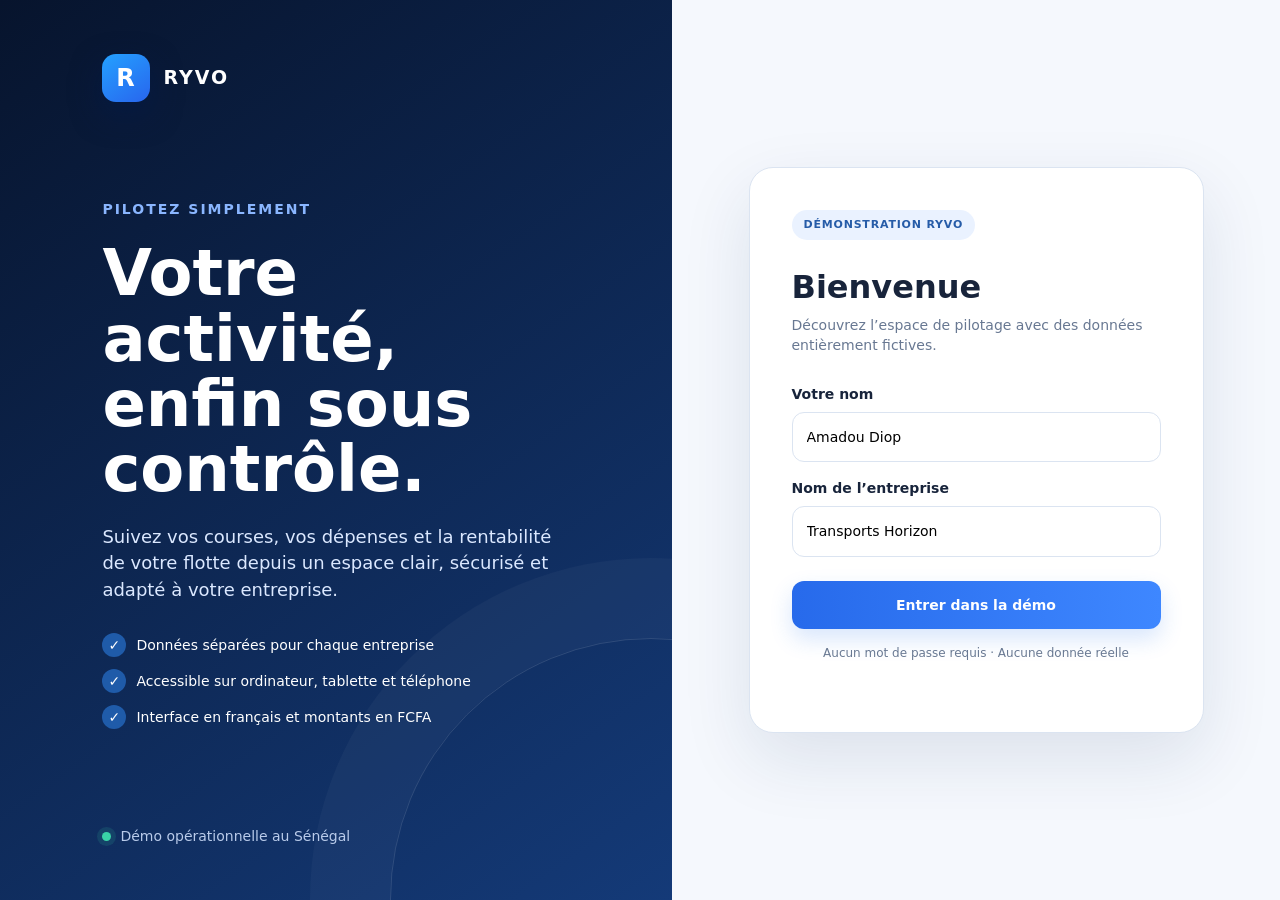
<file: ryvo-demo.html>
<!doctype html>
<html lang="fr">
<head>
  <meta charset="utf-8">
  <meta name="viewport" content="width=device-width,initial-scale=1">
  <title>RYVO — Démonstration</title>
  <style>
    :root{--navy:#0b1833;--navy2:#102a59;--blue:#2874f0;--pale:#edf3fc;--ink:#18243b;--muted:#687892;--line:#dbe4f1;--green:#16a37a;--orange:#ff8a18;--white:#fff}
    *{box-sizing:border-box}body{margin:0;background:#eef3fb;color:var(--ink);font:14px/1.45 Inter,ui-sans-serif,system-ui,-apple-system,Segoe UI,sans-serif}
    button,input,select{font:inherit}.hidden{display:none!important}
    .login{min-height:100vh;display:grid;grid-template-columns:1.05fr .95fr;background:#f5f8fd}
    .hero{padding:54px 8vw;color:white;background:linear-gradient(145deg,#07142d,#143a78);display:flex;flex-direction:column;justify-content:space-between;position:relative;overflow:hidden}
    .hero:after{content:"";position:absolute;width:520px;height:520px;border:1px solid #ffffff20;border-radius:50%;right:-240px;bottom:-260px;box-shadow:0 0 0 80px #ffffff08}
    .brand{display:flex;align-items:center;gap:13px;font-weight:900;letter-spacing:2px;font-size:19px}.brandmark{display:grid;place-items:center;width:48px;height:48px;border-radius:14px;background:linear-gradient(145deg,#24a1ff,#2865ee);color:#fff;font-size:24px;box-shadow:0 12px 30px #001a4c80}
    .hero h1{font-size:clamp(40px,5vw,68px);line-height:1.02;margin:22px 0}.eyebrow{color:#8ab6ff;font-weight:800;letter-spacing:2px;text-transform:uppercase}.hero p{font-size:18px;max-width:650px;color:#dbe8ff}
    .checks{display:grid;gap:12px;margin-top:30px}.check:before{content:"✓";display:inline-grid;place-items:center;width:24px;height:24px;border-radius:50%;background:#1f5ba9;margin-right:10px}
    .status{position:relative;z-index:1;color:#b9cbea}.status:before{content:"";display:inline-block;width:9px;height:9px;border-radius:50%;background:#39d2a7;box-shadow:0 0 0 5px #39d2a720;margin-right:9px}
    .login-side{display:grid;place-items:center;padding:35px}.login-card{width:min(455px,100%);background:#fff;border:1px solid var(--line);border-radius:24px;padding:42px;box-shadow:0 26px 70px #12315e1c}.pill{display:inline-block;padding:7px 12px;border-radius:99px;background:#eaf2ff;color:#265ca8;font-size:11px;font-weight:900;letter-spacing:.8px}.login-card h2{font-size:32px;margin:24px 0 5px}.login-card p{color:var(--muted);margin:0 0 28px}.field{display:grid;gap:8px;margin:16px 0}.field label{font-weight:750}.field input,.field select{width:100%;border:1px solid var(--line);border-radius:12px;padding:14px;background:white;outline:none}.field input:focus,.field select:focus{border-color:var(--blue);box-shadow:0 0 0 3px #2874f019}
    .primary{border:0;border-radius:12px;padding:14px 18px;background:linear-gradient(90deg,#276aeb,#3e87ff);color:white;font-weight:850;cursor:pointer;box-shadow:0 10px 22px #2874f02e}.primary:hover{filter:brightness(1.04)}.primary.wide{width:100%;margin-top:8px}.login-note{text-align:center;font-size:12px!important;margin-top:16px!important}
    .app{min-height:100vh}.top{background:var(--navy);color:white;padding:22px max(22px,calc((100vw - 1280px)/2));display:flex;justify-content:space-between;align-items:center;gap:20px}.top .brandmark{width:42px;height:42px;font-size:20px}.top-right{display:flex;align-items:center;gap:12px}.demo-badge{background:#ffefcf;color:#874900;padding:7px 11px;border-radius:99px;font-weight:850;font-size:12px}.ghost{border:1px solid #ffffff33;color:#fff;background:#ffffff0c;border-radius:10px;padding:9px 12px;cursor:pointer}
    .wrap{width:min(1280px,calc(100% - 32px));margin:22px auto 50px}.intro{background:linear-gradient(120deg,#0d1d3b,#142f61);border-radius:20px;color:#fff;padding:25px 28px;display:flex;justify-content:space-between;align-items:center}.intro h1{margin:4px 0;font-size:28px}.intro p{margin:0;color:#bdcce8}.company{display:flex;align-items:center;gap:14px}.company-logo{width:58px;height:58px;display:grid;place-items:center;border-radius:15px;background:#fff;color:var(--blue);font-size:22px;font-weight:950}
    .tabs{display:flex;gap:8px;background:#fff;padding:8px;border-radius:14px;margin:14px 0;border:1px solid var(--line);overflow:auto}.tab{border:0;background:transparent;padding:11px 24px;border-radius:10px;color:#526078;font-weight:750;cursor:pointer}.tab.active{background:#eaf2ff;color:#2561c4}
    .kpis{display:grid;grid-template-columns:repeat(4,1fr);gap:13px}.kpi{background:#fff;border:1px solid var(--line);border-radius:15px;padding:18px;display:flex;gap:13px;align-items:center}.kpi-icon{width:42px;height:42px;border-radius:12px;background:#e9f2ff;display:grid;place-items:center;font-size:20px}.kpi small{display:block;color:var(--muted);font-weight:700}.kpi strong{display:block;font-size:19px;margin-top:1px}
    .panel{background:#fff;border:1px solid var(--line);border-radius:18px;padding:22px;margin-top:16px;box-shadow:0 8px 25px #17335d0a}.panel-head{display:flex;justify-content:space-between;align-items:center;gap:15px;margin-bottom:17px}.panel-title{display:flex;gap:11px;align-items:center}.panel-title span{font-size:22px}.panel h2{font-size:18px;margin:0}.panel h2 small{display:block;font-size:10px;color:var(--muted);letter-spacing:1.2px;text-transform:uppercase}
    .grid{display:grid;grid-template-columns:repeat(5,1fr);gap:13px}.grid.three{grid-template-columns:repeat(3,1fr)}.grid .field{margin:0}.grid .primary{align-self:end}.secondary{border:1px solid var(--line);background:white;color:#365071;border-radius:10px;padding:10px 13px;font-weight:750;cursor:pointer}
    .table-wrap{overflow:auto}table{width:100%;border-collapse:collapse;min-width:720px}th{text-align:left;color:var(--muted);font-size:11px;text-transform:uppercase;letter-spacing:.5px;padding:11px 10px;border-bottom:1px solid var(--line)}td{padding:13px 10px;border-bottom:1px solid #edf1f7;font-weight:550}.money{font-weight:800}.positive{color:var(--green)}.negative{color:#d4514c}.empty{text-align:center;color:var(--muted);padding:30px}
    .toast{position:fixed;right:22px;bottom:22px;background:#102343;color:#fff;padding:13px 17px;border-radius:12px;box-shadow:0 15px 35px #001a4c4d;transform:translateY(90px);opacity:0;transition:.25s;z-index:10}.toast.show{transform:none;opacity:1}
    @media(max-width:900px){.login{grid-template-columns:1fr}.hero{min-height:460px}.kpis{grid-template-columns:repeat(2,1fr)}.grid,.grid.three{grid-template-columns:repeat(2,1fr)}.intro{align-items:flex-start;gap:18px;flex-direction:column}.top{align-items:flex-start}.top-right{flex-wrap:wrap;justify-content:flex-end}}
    @media(max-width:560px){.hero{padding:32px 24px}.hero h1{font-size:42px}.login-side{padding:18px}.login-card{padding:28px 22px}.kpis,.grid,.grid.three{grid-template-columns:1fr}.top{padding:16px}.top-right{display:none}.wrap{width:min(100% - 20px,1280px)}}
  </style>
</head>
<body>
  <section id="login" class="login">
    <div class="hero">
      <div class="brand"><span class="brandmark">R</span> RYVO</div>
      <div>
        <div class="eyebrow">Pilotez simplement</div>
        <h1>Votre activité,<br>enfin sous contrôle.</h1>
        <p>Suivez vos courses, vos dépenses et la rentabilité de votre flotte depuis un espace clair, sécurisé et adapté à votre entreprise.</p>
        <div class="checks">
          <div class="check">Données séparées pour chaque entreprise</div>
          <div class="check">Accessible sur ordinateur, tablette et téléphone</div>
          <div class="check">Interface en français et montants en FCFA</div>
        </div>
      </div>
      <div class="status">Démo opérationnelle au Sénégal</div>
    </div>
    <div class="login-side">
      <form id="loginForm" class="login-card">
        <span class="pill">DÉMONSTRATION RYVO</span>
        <h2>Bienvenue</h2>
        <p>Découvrez l’espace de pilotage avec des données entièrement fictives.</p>
        <div class="field"><label>Votre nom</label><input id="visitorName" value="Amadou Diop" placeholder="Ex. Amadou Diop"></div>
        <div class="field"><label>Nom de l’entreprise</label><input id="companyName" value="Transports Horizon" placeholder="Ex. Transports Horizon"></div>
        <button class="primary wide" type="submit">Entrer dans la démo</button>
        <p class="login-note">Aucun mot de passe requis · Aucune donnée réelle</p>
      </form>
    </div>
  </section>

  <main id="app" class="app hidden">
    <header class="top">
      <div class="brand"><span class="brandmark">R</span> RYVO</div>
      <div class="top-right"><span class="demo-badge">MODE DÉMO · DONNÉES FICTIVES</span><button id="resetBtn" class="ghost">Réinitialiser</button><button id="logoutBtn" class="ghost">Quitter</button></div>
    </header>
    <div class="wrap">
      <section class="intro">
        <div class="company"><div id="companyInitial" class="company-logo">T</div><div><small>ESPACE ENTREPRISE</small><h1 id="companyTitle">Transports Horizon</h1><p id="welcome">Tableau de bord de démonstration</p></div></div>
        <div>Flotte connectée · Temps réel · Multi-camions</div>
      </section>
      <nav class="tabs">
        <button class="tab active" data-tab="course">Courses</button>
        <button class="tab" data-tab="depense">Dépenses</button>
        <button class="tab" data-tab="charge">Charges</button>
        <button class="tab" data-tab="resultat">Résultats</button>
      </nav>
      <section class="kpis">
        <article class="kpi"><div class="kpi-icon">💰</div><div><small>Chiffre d’affaires</small><strong id="revenue">0 FCFA</strong></div></article>
        <article class="kpi"><div class="kpi-icon">🧾</div><div><small>Dépenses variables</small><strong id="variable">0 FCFA</strong></div></article>
        <article class="kpi"><div class="kpi-icon">🏢</div><div><small>Charges fixes</small><strong id="fixed">0 FCFA</strong></div></article>
        <article class="kpi"><div class="kpi-icon">📈</div><div><small>Résultat net</small><strong id="net">0 FCFA</strong></div></article>
      </section>

      <div id="courseView" class="view">
        <section class="panel">
          <div class="panel-title"><span>🚚</span><h2><small>Exploitation</small>Nouvelle course</h2></div>
          <form id="tripForm" class="grid">
            <div class="field"><label>Camion</label><input id="truck" placeholder="Ex. DK-5589-BB" required></div>
            <div class="field"><label>Date</label><input id="date" type="date" required></div>
            <div class="field"><label>Chargement</label><input id="from" placeholder="Dakar" required></div>
            <div class="field"><label>Déchargement</label><input id="to" placeholder="Thiès" required></div>
            <div class="field"><label>Chiffre d’affaires</label><input id="amount" type="number" min="0" placeholder="350000" required></div>
            <button class="primary" type="submit">Ajouter la course</button>
          </form>
        </section>
        <section class="panel"><div class="panel-head"><div class="panel-title"><span>📋</span><h2><small>Historique</small>Dernières courses</h2></div><span id="tripCount"></span></div><div class="table-wrap"><table><thead><tr><th>Date</th><th>Camion</th><th>Trajet</th><th>Chiffre d’affaires</th></tr></thead><tbody id="tripRows"></tbody></table></div></section>
      </div>

      <div id="depenseView" class="view hidden">
        <section class="panel">
          <div class="panel-title"><span>⛽</span><h2><small>Dépenses variables</small>Dépense liée à une course</h2></div>
          <form id="expenseForm" class="grid">
            <div class="field"><label>Course</label><select id="tripSelect" required></select></div>
            <div class="field"><label>Carburant</label><input id="fuel" type="number" min="0" value="0"></div>
            <div class="field"><label>Ration</label><input id="ration" type="number" min="0" value="0"></div>
            <div class="field"><label>Frais annexes</label><input id="other" type="number" min="0" value="0"></div>
            <button class="primary" type="submit">Ajouter la dépense</button>
          </form>
        </section>
        <section class="panel"><div class="panel-title"><span>🧾</span><h2><small>Suivi</small>Dépenses enregistrées</h2></div><div class="table-wrap"><table><thead><tr><th>Course</th><th>Carburant</th><th>Ration</th><th>Autres</th><th>Total</th></tr></thead><tbody id="expenseRows"></tbody></table></div></section>
      </div>

      <div id="chargeView" class="view hidden">
        <section class="panel">
          <div class="panel-title"><span>🏢</span><h2><small>Charges mensuelles</small>Nouvelle charge fixe</h2></div>
          <form id="fixedForm" class="grid three">
            <div class="field"><label>Libellé</label><input id="fixedLabel" placeholder="Ex. Assurance flotte" required></div>
            <div class="field"><label>Montant</label><input id="fixedAmount" type="number" min="0" placeholder="125000" required></div>
            <button class="primary" type="submit">Ajouter la charge</button>
          </form>
        </section>
        <section class="panel"><div class="panel-title"><span>📌</span><h2><small>Ce mois</small>Charges enregistrées</h2></div><div class="table-wrap"><table><thead><tr><th>Libellé</th><th>Montant</th></tr></thead><tbody id="fixedRows"></tbody></table></div></section>
      </div>

      <div id="resultatView" class="view hidden">
        <section class="panel"><div class="panel-title"><span>📊</span><h2><small>Rentabilité</small>Résultat par course</h2></div><div class="table-wrap"><table><thead><tr><th>Camion</th><th>Trajet</th><th>Recette</th><th>Dépenses</th><th>Marge</th></tr></thead><tbody id="resultRows"></tbody></table></div></section>
      </div>
    </div>
  </main>
  <div id="toast" class="toast"></div>
  <script>
    const KEY='ryvo-demo-v1';
    const seed={
      trips:[
        {id:1,date:'2026-09-18',truck:'DK-5589-BB',from:'Dakar',to:'Kaolack',amount:425000},
        {id:2,date:'2026-09-19',truck:'DK-7042-BC',from:'Dakar',to:'Saint-Louis',amount:510000},
        {id:3,date:'2026-09-20',truck:'DK-5589-BB',from:'Thiès',to:'Touba',amount:365000}
      ],
      expenses:[
        {tripId:1,fuel:142000,ration:18000,other:9000},
        {tripId:2,fuel:176000,ration:22000,other:12000},
        {tripId:3,fuel:119000,ration:16000,other:7000}
      ],
      fixed:[{label:'Assurance flotte',amount:125000},{label:'Entretien mensuel',amount:180000}]
    };
    const $=id=>document.getElementById(id);
    const money=n=>new Intl.NumberFormat('fr-FR').format(Number(n)||0)+' FCFA';
    const copy=o=>JSON.parse(JSON.stringify(o));
    let state=load();
    function load(){try{return JSON.parse(localStorage.getItem(KEY))||copy(seed)}catch(e){return copy(seed)}}
    function save(){localStorage.setItem(KEY,JSON.stringify(state));render()}
    function toast(text){$('toast').textContent=text;$('toast').classList.add('show');setTimeout(()=>$('toast').classList.remove('show'),2200)}
    function expenseFor(id){return state.expenses.filter(e=>e.tripId===id).reduce((s,e)=>s+e.fuel+e.ration+e.other,0)}
    function render(){
      const revenue=state.trips.reduce((s,t)=>s+t.amount,0);
      const variable=state.expenses.reduce((s,e)=>s+e.fuel+e.ration+e.other,0);
      const fixed=state.fixed.reduce((s,c)=>s+c.amount,0);
      $('revenue').textContent=money(revenue);$('variable').textContent=money(variable);$('fixed').textContent=money(fixed);
      const net=revenue-variable-fixed;$('net').textContent=money(net);$('net').className=net>=0?'positive':'negative';
      $('tripCount').textContent=state.trips.length+' course'+(state.trips.length>1?'s':'');
      $('tripRows').innerHTML=state.trips.slice().reverse().map(t=>`<tr><td>${t.date}</td><td>${t.truck}</td><td>${t.from} → ${t.to}</td><td class="money">${money(t.amount)}</td></tr>`).join('')||'<tr><td class="empty" colspan="4">Aucune course</td></tr>';
      $('tripSelect').innerHTML=state.trips.map(t=>`<option value="${t.id}">${t.truck} · ${t.from} → ${t.to}</option>`).join('');
      $('expenseRows').innerHTML=state.expenses.map(e=>{const t=state.trips.find(x=>x.id===e.tripId);return `<tr><td>${t?t.truck+' · '+t.from+' → '+t.to:'Course'}</td><td>${money(e.fuel)}</td><td>${money(e.ration)}</td><td>${money(e.other)}</td><td class="money">${money(e.fuel+e.ration+e.other)}</td></tr>`}).join('')||'<tr><td class="empty" colspan="5">Aucune dépense</td></tr>';
      $('fixedRows').innerHTML=state.fixed.map(c=>`<tr><td>${c.label}</td><td class="money">${money(c.amount)}</td></tr>`).join('')||'<tr><td class="empty" colspan="2">Aucune charge</td></tr>';
      $('resultRows').innerHTML=state.trips.map(t=>{const e=expenseFor(t.id),m=t.amount-e;return `<tr><td>${t.truck}</td><td>${t.from} → ${t.to}</td><td>${money(t.amount)}</td><td>${money(e)}</td><td class="money ${m>=0?'positive':'negative'}">${money(m)}</td></tr>`}).join('');
    }
    $('loginForm').addEventListener('submit',e=>{e.preventDefault();const company=$('companyName').value.trim()||'Transports Horizon';const visitor=$('visitorName').value.trim()||'Amadou Diop';$('companyTitle').textContent=company;$('companyInitial').textContent=company[0].toUpperCase();$('welcome').textContent='Bienvenue '+visitor+' · Tableau de bord de démonstration';$('login').classList.add('hidden');$('app').classList.remove('hidden');render()});
    document.querySelectorAll('.tab').forEach(btn=>btn.addEventListener('click',()=>{document.querySelectorAll('.tab').forEach(b=>b.classList.toggle('active',b===btn));document.querySelectorAll('.view').forEach(v=>v.classList.add('hidden'));$(btn.dataset.tab+'View').classList.remove('hidden')}));
    $('tripForm').addEventListener('submit',e=>{e.preventDefault();state.trips.push({id:Date.now(),date:$('date').value,truck:$('truck').value,from:$('from').value,to:$('to').value,amount:Number($('amount').value)});e.target.reset();save();toast('Course ajoutée à la démo')});
    $('expenseForm').addEventListener('submit',e=>{e.preventDefault();state.expenses.push({tripId:Number($('tripSelect').value),fuel:Number($('fuel').value),ration:Number($('ration').value),other:Number($('other').value)});e.target.reset();save();toast('Dépense ajoutée à la démo')});
    $('fixedForm').addEventListener('submit',e=>{e.preventDefault();state.fixed.push({label:$('fixedLabel').value,amount:Number($('fixedAmount').value)});e.target.reset();save();toast('Charge ajoutée à la démo')});
    $('resetBtn').addEventListener('click',()=>{state=copy(seed);save();toast('Données fictives réinitialisées')});
    $('logoutBtn').addEventListener('click',()=>{$('app').classList.add('hidden');$('login').classList.remove('hidden')});
    $('date').value=new Date().toISOString().slice(0,10);
  </script>
</body>
</html>
</file>
